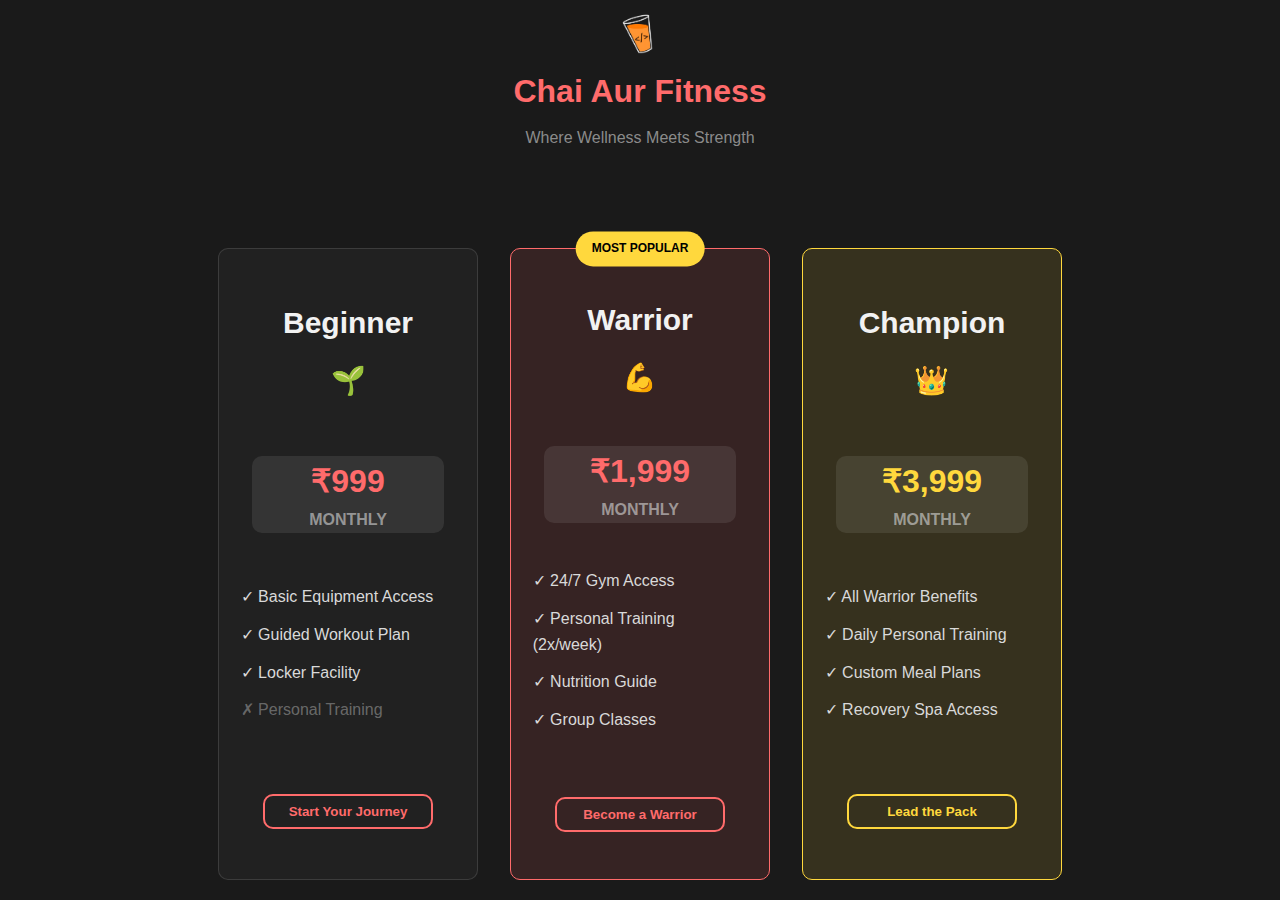
<file: gym-pricing-list/index.html>
<!DOCTYPE html>
<html lang="en">

<head>
  <meta charset="UTF-8" />
  <meta name="viewport" content="width=device-width, initial-scale=1.0" />
  <title>Chai Aur Fitness - Membership</title>
  <link rel="stylesheet" href="challenge.css" />
</head>

<body>
  <div class="container">
    <div class="header">
      <img src="./assets/chaicodelogo.png" alt="Chai Aur Fitness Pricing Logo" height="50" width="50" />
      <h1>Chai Aur Fitness</h1>
      <p class="subtitle">Where Wellness Meets Strength</p>
    </div>
    <div class="pricing-container">
      <div class="pricing-card beginner">
        <div class="card-header">
          <h2>Beginner</h2>
          <div class="icon">🌱</div>
        </div>
        <div class="price-block">
          <div class="price">₹999</div>
          <div class="period">monthly</div>
        </div>
        <ul class="features">
          <li>✓ Basic Equipment Access</li>
          <li>✓ Guided Workout Plan</li>
          <li>✓ Locker Facility</li>
          <li class="disabled">✗ Personal Training</li>
        </ul>
        <button class="join-btn">Start Your Journey</button>
      </div>

      <div class="pricing-card warrior popular">
        <div class="popular-tag">MOST POPULAR</div>
        <div class="card-header">
          <h2>Warrior</h2>
          <div class="icon">💪</div>
        </div>
        <div class="price-block">
          <div class="price">₹1,999</div>
          <div class="period">monthly</div>
        </div>
        <ul class="features">
          <li>✓ 24/7 Gym Access</li>
          <li>✓ Personal Training (2x/week)</li>
          <li>✓ Nutrition Guide</li>
          <li>✓ Group Classes</li>
        </ul>
        <button class="join-btn">Become a Warrior</button>
      </div>

      <div class="pricing-card champion">
        <div class="card-header">
          <h2>Champion</h2>
          <div class="icon">👑</div>
        </div>
        <div class="price-block">
          <div class="price">₹3,999</div>
          <div class="period">monthly</div>
        </div>
        <ul class="features">
          <li>✓ All Warrior Benefits</li>
          <li>✓ Daily Personal Training</li>
          <li>✓ Custom Meal Plans</li>
          <li>✓ Recovery Spa Access</li>
        </ul>
        <button class="join-btn">Lead the Pack</button>
      </div>
    </div>
  </div>
</body>

</html>
</file>
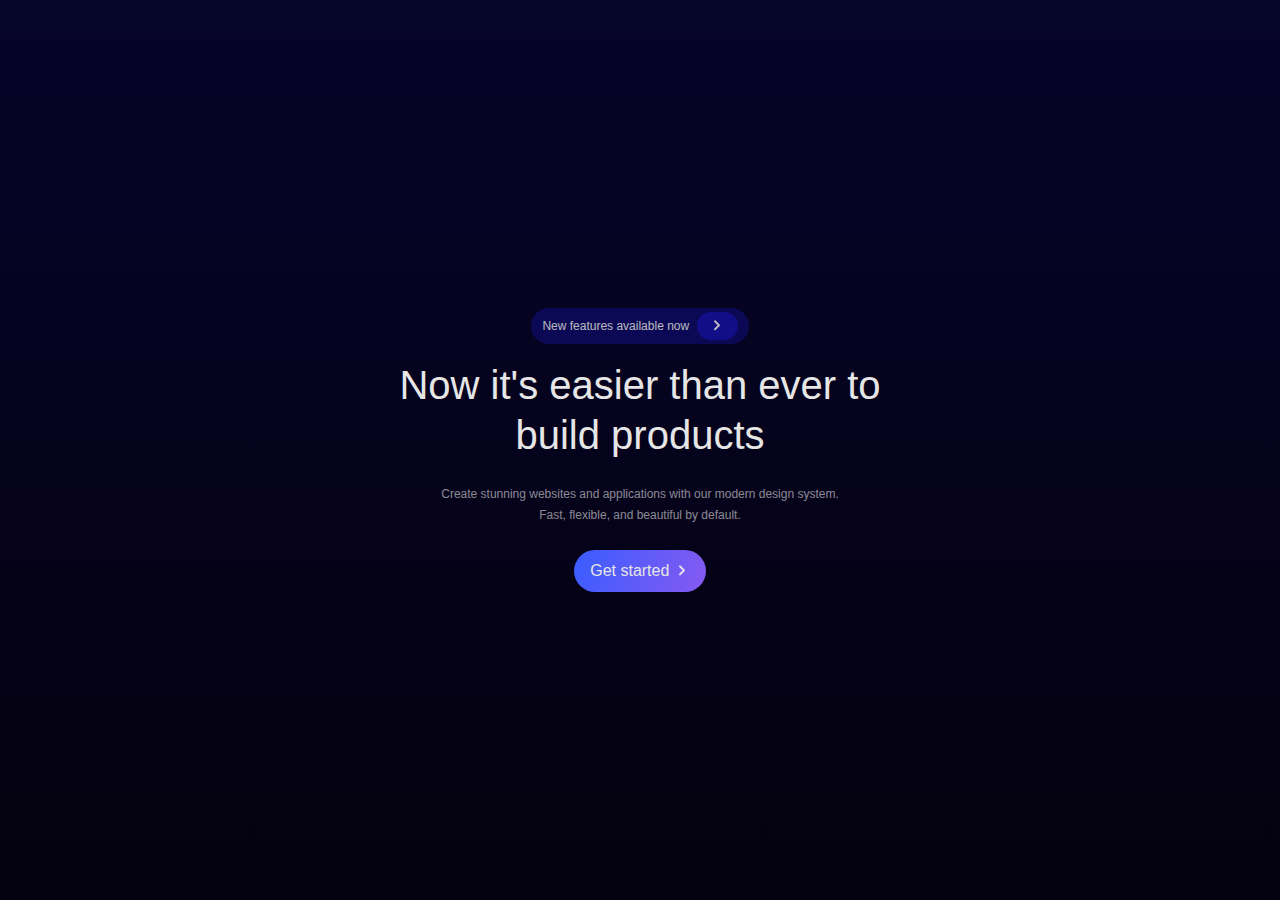
<file: hero-section-1/index.html>
<!DOCTYPE html>
<html lang="en">

<head>
	<meta charset="UTF-8" />
	<meta name="viewport" content="width=device-width, initial-scale=1.0" />
	<title>Minimal Hero Section</title>
	<link rel="stylesheet" href="styles.css" />
</head>

<body>
	<section class="hero">
		<div class="announcement">
			<a href="#" class="announcement-link">
				<span class="announcement-text">New features available now</span>
				<span class="announcement-button">
					<svg width="16" height="16" fill="none" stroke="currentColor" stroke-width="2"
						stroke-linecap="round" stroke-linejoin="round">
						<path d="m6 12 4-4-4-4" />
					</svg>
				</span>
			</a>
		</div>

		<div class="hero-content">
			<h1 class="hero-title">Now it's easier than ever to build products</h1>
			<p class="hero-description">
				Create stunning websites and applications with our modern design
				system. Fast, flexible, and beautiful by default.
			</p>
			<a href="#" class="cta-button">
				Get started
				<svg width="16" height="16" fill="none" stroke="currentColor" stroke-width="2" stroke-linecap="round"
					stroke-linejoin="round">
					<path d="m6 12 4-4-4-4" />
				</svg>
			</a>
		</div>
	</section>
</body>

</html>
</file>
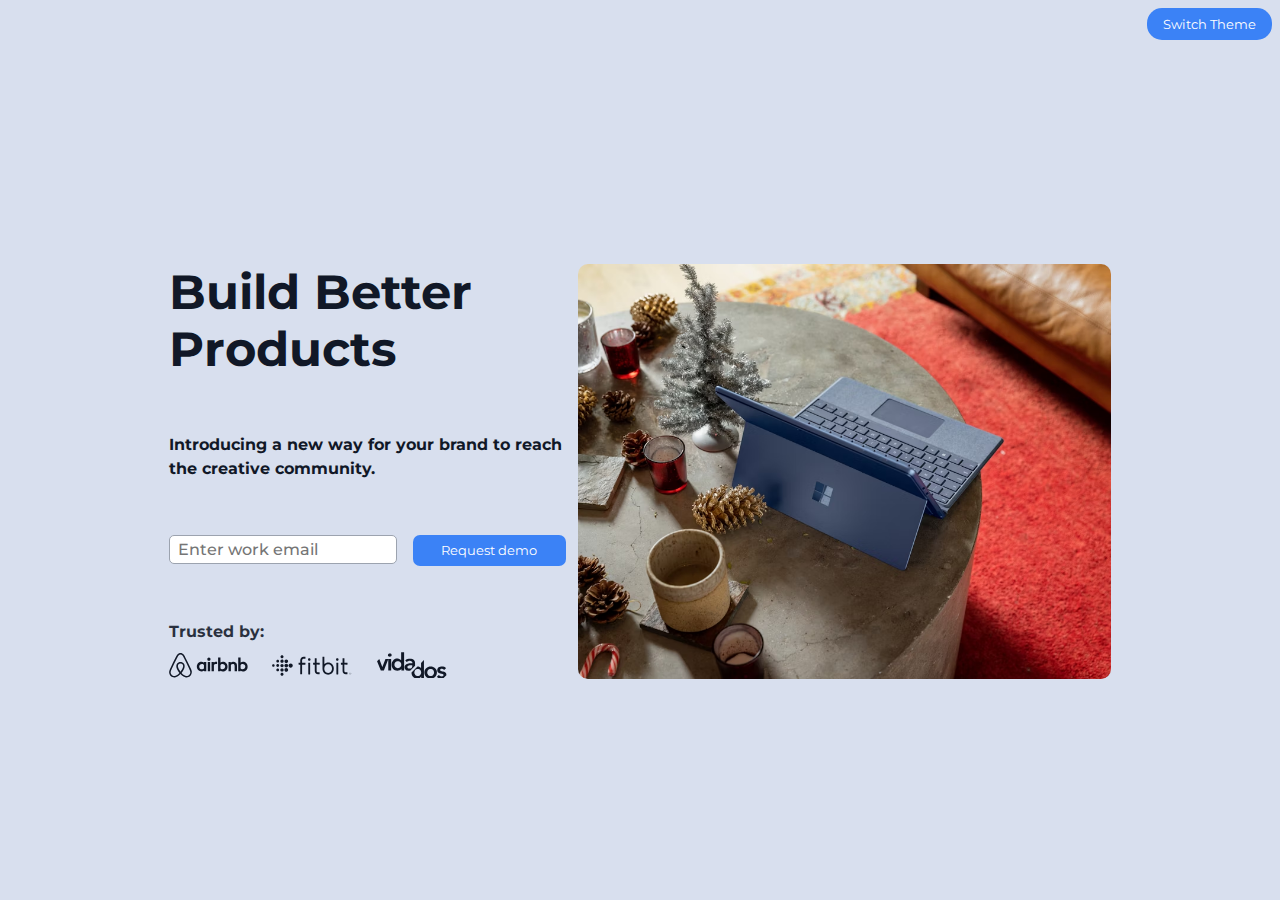
<file: hero-section-2/index.html>
<!DOCTYPE html>
<html lang="en" data-theme="light">

<head>
	<meta charset="UTF-8" />
	<meta name="viewport" content="width=device-width, initial-scale=1.0" />
	<title>Classic Hero</title>
	<link rel="preconnect" href="https://fonts.googleapis.com">
	<link rel="preconnect" href="https://fonts.gstatic.com" crossorigin>
	<link href="https://fonts.googleapis.com/css2?family=Montserrat:ital,wght@0,100..900;1,100..900&display=swap"
		rel="stylesheet">
	<link rel="stylesheet" href="./styles.css" />
</head>

<body>
	<button class="dark-mode-toggle" id="darkModeToggle">Switch Theme</button>

	<div class="hero">
		<div class="hero-grid">
			<!-- Left -->
			<div class="content-col">
				<h1>Build Better Products</h1>
				<p>
					Introducing a new way for your brand to reach the creative
					community.
				</p>

				<div class="cta-group">
					<div class="input-wrapper">
						<label for="hero-input" class="sr-only">Search</label>
						<input type="text" id="hero-input" name="hero-input" placeholder="Enter work email" />
					</div>
					<button href="#" class="demo-button">Request demo</button>
				</div>

				<!-- Brands -->
				<div class="brands-section">
					<span class="trusted-by">Trusted by:</span>
					<div class="brand-logos">
						<svg class="brand-logo" width="106" height="36" viewBox="0 0 106 36" fill="none"
							xmlns="http://www.w3.org/2000/svg">
							<g clip-path="url(#clip0)">
								<path
									d="M55.4732 9.52669C55.4732 10.6846 54.5258 11.6846 53.3153 11.6846C52.1048 11.6846 51.1574 10.7372 51.1574 9.52669C51.1574 8.31616 52.0521 7.36879 53.3153 7.36879C54.5785 7.47406 55.4732 8.42142 55.4732 9.52669ZM46.6837 13.8425C46.6837 14.053 46.6837 14.3688 46.6837 14.3688C46.6837 14.3688 45.6837 13.053 43.5258 13.053C39.9469 13.053 37.1574 15.7898 37.1574 19.5267C37.1574 23.2635 39.8942 26.0004 43.5258 26.0004C45.7363 26.0004 46.6837 24.6319 46.6837 24.6319V25.2109C46.6837 25.4741 46.8942 25.6846 47.1574 25.6846H49.789V13.3688C49.789 13.3688 47.3679 13.3688 47.1574 13.3688C46.8942 13.3688 46.6837 13.632 46.6837 13.8425ZM46.6837 21.7372C46.21 22.4741 45.21 23.1056 44.0521 23.1056C41.9469 23.1056 40.3679 21.7898 40.3679 19.5793C40.3679 17.3688 41.9995 16.053 44.0521 16.053C45.21 16.053 46.2627 16.6846 46.6837 17.4214V21.7372ZM51.789 13.3688H54.9469V25.6846H51.789V13.3688ZM98.789 13.053C96.6311 13.053 95.6311 14.3688 95.6311 14.3688V7.47406H92.4732V25.7372C92.4732 25.7372 94.8942 25.7372 95.1048 25.7372C95.3679 25.7372 95.5785 25.5267 95.5785 25.2635V24.6846C95.5785 24.6846 96.5785 26.053 98.7364 26.053C102.315 26.053 105.105 23.3162 105.105 19.5793C105.157 15.7898 102.368 13.053 98.789 13.053ZM98.2627 23.053C97.0521 23.053 96.1048 22.4214 95.6311 21.6846V17.2635C96.1048 16.632 97.1574 15.8951 98.2627 15.8951C100.368 15.8951 101.947 17.2109 101.947 19.4214C101.947 21.632 100.368 23.053 98.2627 23.053ZM90.8416 18.4214V25.7898H87.6837V18.7898C87.6837 16.7372 87.0521 15.9477 85.2627 15.9477C84.3153 15.9477 83.3153 16.4214 82.6837 17.1583V25.7372H79.5258V13.3688H81.9995C82.2627 13.3688 82.4732 13.5793 82.4732 13.8425V14.3688C83.3679 13.4214 84.6311 13.053 85.8416 13.053C87.21 13.053 88.3679 13.4214 89.2627 14.2109C90.4206 15.1583 90.8416 16.3162 90.8416 18.4214ZM71.8942 13.053C69.7364 13.053 68.7364 14.3688 68.7364 14.3688V7.47406H65.5785V25.7372C65.5785 25.7372 67.9995 25.7372 68.21 25.7372C68.4732 25.7372 68.6837 25.5267 68.6837 25.2635V24.6846C68.6837 24.6846 69.6837 26.053 71.8416 26.053C75.4206 26.053 78.21 23.3162 78.21 19.5793C78.2627 15.7898 75.4732 13.053 71.8942 13.053ZM71.3679 23.053C70.1574 23.053 69.21 22.4214 68.7364 21.6846V17.2635C69.21 16.632 70.2627 15.8951 71.3679 15.8951C73.4732 15.8951 75.0521 17.2109 75.0521 19.4214C75.0521 21.632 73.4732 23.053 71.3679 23.053ZM62.8416 13.053C63.789 13.053 64.2627 13.2109 64.2627 13.2109V16.1056C64.2627 16.1056 61.6311 15.2109 59.9995 17.1056V25.7372H56.8416V13.3688C56.8416 13.3688 59.2627 13.3688 59.4732 13.3688C59.7364 13.3688 59.9469 13.5793 59.9469 13.8425V14.3688C60.5785 13.6846 61.8942 13.053 62.8416 13.053ZM30.1574 24.6319C29.9995 24.2635 29.8416 23.7898 29.6837 23.4741C29.4206 22.8951 29.1574 22.3162 28.9469 21.7898L28.8942 21.7372C26.6311 16.8425 24.21 11.8425 21.6311 6.89511L21.5258 6.68458C21.2627 6.2109 20.9995 5.68458 20.7363 5.15827C20.4206 4.57932 20.1048 3.94774 19.5785 3.36879C18.5258 2.053 16.9995 1.31616 15.4206 1.31616C13.789 1.31616 12.3153 2.053 11.21 3.26353C10.6837 3.89511 10.3153 4.47406 9.99951 5.10564C9.73635 5.63195 9.47319 6.15827 9.21003 6.63195L9.10477 6.84248C6.57845 11.7372 4.10477 16.7372 1.84161 21.6846L1.78898 21.7372C1.57845 22.2635 1.3153 22.8425 1.05214 23.4214C0.894243 23.7898 0.736348 24.1583 0.578453 24.5793C0.1574 25.7898 -0.000494249 26.9477 0.210032 28.1056C0.578453 30.5793 2.21003 32.632 4.47319 33.5267C5.3153 33.8951 6.21003 34.053 7.10477 34.053C7.36793 34.053 7.68372 34.0004 7.94687 34.0004C9.05214 33.8951 10.1574 33.5267 11.21 32.8951C12.5785 32.1583 13.8416 31.053 15.2627 29.4741C16.6837 31.053 17.9995 32.1056 19.3153 32.8951C20.4206 33.5267 21.5258 33.8951 22.5785 34.0004C22.8416 34.053 23.1574 34.053 23.4206 34.053C24.3153 34.053 25.2627 33.8951 26.0521 33.5267C28.3679 32.632 29.9469 30.5267 30.3153 28.1056C30.6837 26.9477 30.5785 25.8425 30.1574 24.6319ZM15.3679 26.3162C13.5785 24.1056 12.4732 22.0004 12.0521 20.2109C11.8942 19.4741 11.8416 18.7898 11.9469 18.2109C11.9995 17.6846 12.21 17.2109 12.4732 16.8425C13.1048 15.9477 14.1574 15.4214 15.3679 15.4214C16.5785 15.4214 17.6837 15.9477 18.2627 16.8425C18.5258 17.2109 18.7363 17.6846 18.789 18.2109C18.8942 18.7898 18.8416 19.4741 18.6837 20.2109C18.2627 21.9477 17.1048 24.053 15.3679 26.3162ZM28.4206 27.8425C28.21 29.5267 27.0521 31.0004 25.4206 31.6846C24.6311 32.0004 23.789 32.1056 22.9469 32.0004C22.1048 31.8951 21.3153 31.632 20.4732 31.1583C19.3153 30.5267 18.1048 29.4741 16.7363 28.0004C18.8942 25.3688 20.21 22.8951 20.6837 20.7372C20.8942 19.7372 20.9469 18.7898 20.8416 17.9477C20.7363 17.1056 20.4206 16.3688 19.9469 15.7372C18.9469 14.2635 17.21 13.4214 15.3153 13.4214C13.4206 13.4214 11.6837 14.3162 10.6837 15.7372C10.21 16.3688 9.94687 17.1583 9.78898 17.9477C9.68372 18.7898 9.68372 19.7372 9.94687 20.7372C10.4206 22.8951 11.789 25.3688 13.8942 28.0004C12.5258 29.5267 11.3153 30.5267 10.1574 31.1583C9.3153 31.632 8.47319 31.8951 7.68372 32.0004C6.78898 32.1056 5.94687 31.9477 5.21003 31.6846C3.57845 31.053 2.47319 29.5267 2.21003 27.8425C2.10477 27.0004 2.1574 26.2109 2.52582 25.2635C2.63108 24.9477 2.78898 24.632 2.94687 24.2109C3.1574 23.6846 3.42056 23.1056 3.68372 22.5793L3.73635 22.5267C5.99951 17.632 8.42056 12.632 10.9469 7.78985L11.0521 7.57932C11.3153 7.10564 11.5785 6.57932 11.8416 6.053C12.1048 5.52669 12.4206 5.053 12.7363 4.63195C13.4206 3.84248 14.3679 3.42143 15.3679 3.42143C16.3679 3.42143 17.3153 3.84248 17.9995 4.63195C18.3679 5.053 18.6311 5.52669 18.8942 6.053C19.1574 6.52669 19.4206 7.053 19.6837 7.57932L19.789 7.78985C22.2627 12.6846 24.6837 17.6846 26.9469 22.5267V22.5793C27.21 23.1056 27.4206 23.6846 27.6837 24.2109C27.8416 24.5793 27.9995 24.9477 28.1048 25.2635C28.4732 26.1583 28.5785 27.0004 28.4206 27.8425Z"
									fill="currentColor" class="fill-gray-800 dark:fill-neutral-200" />
							</g>
							<defs>
								<clipPath id="clip0">
									<rect width="105.474" height="35" fill="currentColor"
										class="fill-gray-800 dark:fill-neutral-200" transform="translate(0 0.26355)" />
								</clipPath>
							</defs>
						</svg>

						<svg class="brand-logo" width="140" height="47" viewBox="0 0 140 47" fill="none"
							xmlns="http://www.w3.org/2000/svg">
							<path
								d="M20.3991 8.15082C20.3991 9.61789 19.1416 10.8754 17.6745 10.8754C16.2075 10.8754 14.95 9.61789 14.95 8.15082C14.95 6.68375 16.2075 5.42627 17.6745 5.42627C19.1416 5.42627 20.3991 6.68375 20.3991 8.15082ZM17.6745 13.1109C16.0678 13.1109 14.8103 14.3684 14.8103 15.9752C14.8103 17.582 16.0678 18.8394 17.6745 18.8394C19.2813 18.8394 20.5388 17.582 20.5388 15.9752C20.5388 14.2985 19.2813 13.1109 17.6745 13.1109ZM17.6745 20.7257C16.0678 20.7257 14.7404 22.053 14.7404 23.6598C14.7404 25.2666 16.0678 26.5939 17.6745 26.5939C19.2813 26.5939 20.6087 25.2666 20.6087 23.6598C20.6785 22.053 19.2813 20.7257 17.6745 20.7257ZM17.6745 28.4802C16.0678 28.4802 14.8103 29.7376 14.8103 31.3444C14.8103 32.9512 16.0678 34.2087 17.6745 34.2087C19.2813 34.2087 20.5388 32.9512 20.5388 31.3444C20.5388 29.8075 19.2813 28.4802 17.6745 28.4802ZM17.6745 36.3744C16.2075 36.3744 14.95 37.6319 14.95 39.0989C14.95 40.566 16.2075 41.8235 17.6745 41.8235C19.1416 41.8235 20.3991 40.566 20.3991 39.0989C20.3991 37.6319 19.2115 36.3744 17.6745 36.3744ZM25.2195 12.7616C23.4729 12.7616 22.0059 14.2287 22.0059 15.9752C22.0059 17.7217 23.4729 19.1887 25.2195 19.1887C26.966 19.1887 28.433 17.7217 28.433 15.9752C28.433 14.2287 26.966 12.7616 25.2195 12.7616ZM25.2195 20.3764C23.4031 20.3764 21.8662 21.8434 21.8662 23.7297C21.8662 25.546 23.3332 27.083 25.2195 27.083C27.0358 27.083 28.5728 25.6159 28.5728 23.7297C28.5728 21.8434 27.0358 20.3764 25.2195 20.3764ZM25.2195 28.1309C23.4729 28.1309 22.0059 29.5979 22.0059 31.3444C22.0059 33.0909 23.4729 34.558 25.2195 34.558C26.966 34.558 28.433 33.0909 28.433 31.3444C28.433 29.5979 26.966 28.1309 25.2195 28.1309ZM32.9739 19.9572C31.0179 19.9572 29.2714 21.564 29.2714 23.6598C29.2714 25.6159 30.8781 27.3624 32.9739 27.3624C35.0698 27.3624 36.6765 25.7556 36.6765 23.6598C36.5368 21.564 34.93 19.9572 32.9739 19.9572ZM10.0598 13.4602C8.73243 13.4602 7.61466 14.578 7.61466 15.9053C7.61466 17.2327 8.73243 18.3504 10.0598 18.3504C11.3871 18.3504 12.5049 17.2327 12.5049 15.9053C12.5049 14.578 11.457 13.4602 10.0598 13.4602ZM10.0598 21.075C8.59271 21.075 7.47494 22.1927 7.47494 23.6598C7.47494 25.1269 8.59271 26.2446 10.0598 26.2446C11.5268 26.2446 12.6446 25.1269 12.6446 23.6598C12.6446 22.1927 11.5268 21.075 10.0598 21.075ZM10.0598 28.8295C8.73243 28.8295 7.61466 29.9472 7.61466 31.2746C7.61466 32.6019 8.73243 33.7197 10.0598 33.7197C11.3871 33.7197 12.5049 32.6019 12.5049 31.2746C12.5049 29.9472 11.457 28.8295 10.0598 28.8295ZM2.445 21.4941C1.18752 21.4941 0.209473 22.4722 0.209473 23.7297C0.209473 24.9871 1.18752 25.9652 2.445 25.9652C3.70249 25.9652 4.68053 24.9871 4.68053 23.7297C4.68053 22.4722 3.70249 21.4941 2.445 21.4941Z"
								fill="currentColor" class="fill-gray-800 dark:fill-neutral-200" />
							<path
								d="M64.4812 18.9092C64.2018 18.9092 63.9922 19.1886 63.9922 19.3982V38.7495C63.9922 39.0289 64.2716 39.2385 64.4812 39.2385H66.7866C67.066 39.2385 67.2756 38.9591 67.2756 38.7495V19.3982C67.2756 19.1188 66.9962 18.9092 66.7866 18.9092H64.4812Z"
								fill="currentColor" class="fill-gray-800 dark:fill-neutral-200" />
							<path
								d="M65.7389 10.7358C64.4815 10.7358 63.5034 11.7139 63.5034 12.9714C63.5034 14.2289 64.4815 15.2069 65.7389 15.2069C66.9964 15.2069 67.9745 14.2289 67.9745 12.9714C67.9745 11.7139 66.9266 10.7358 65.7389 10.7358Z"
								fill="currentColor" class="fill-gray-800 dark:fill-neutral-200" />
							<path
								d="M114.082 18.9092C113.803 18.9092 113.593 19.1886 113.593 19.3982V38.7495C113.593 39.0289 113.873 39.2385 114.082 39.2385H116.388C116.667 39.2385 116.877 38.9591 116.877 38.7495V19.3982C116.877 19.1188 116.597 18.9092 116.388 18.9092H114.082Z"
								fill="currentColor" class="fill-gray-800 dark:fill-neutral-200" />
							<path
								d="M115.2 10.7358C113.942 10.7358 112.964 11.7139 112.964 12.9714C112.964 14.2289 113.942 15.2069 115.2 15.2069C116.457 15.2069 117.435 14.2289 117.435 12.9714C117.435 11.7139 116.457 10.7358 115.2 10.7358Z"
								fill="currentColor" class="fill-gray-800 dark:fill-neutral-200" />
							<path
								d="M138.603 37.3525C138.743 37.2127 138.743 37.073 138.743 37.0031C138.743 36.8634 138.743 36.8634 138.743 36.8634C138.743 36.8634 138.743 36.7237 138.603 36.7237C138.603 36.7237 138.463 36.584 138.324 36.584C138.184 36.584 138.184 36.584 138.044 36.584H137.416V38.3305H137.695V37.7018H138.044L138.533 38.3305H138.813L138.184 37.562C138.463 37.6319 138.603 37.4922 138.603 37.3525ZM137.765 37.4922V36.8634H138.254C138.394 36.8634 138.533 36.8634 138.603 37.0031C138.743 37.0031 138.743 37.1429 138.743 37.2826C138.743 37.4223 138.743 37.562 138.603 37.562C138.463 37.562 138.324 37.7018 138.254 37.7018H137.765V37.4922Z"
								fill="currentColor" class="fill-gray-800 dark:fill-neutral-200" />
							<path
								d="M138.114 35.8853C137.276 35.8853 136.507 36.6537 136.507 37.492C136.507 38.3304 137.276 39.0988 138.114 39.0988C138.952 39.0988 139.721 38.3304 139.721 37.492C139.721 36.5839 139.022 35.8853 138.114 35.8853ZM138.114 38.9591C137.276 38.9591 136.647 38.3304 136.647 37.492C136.647 36.6537 137.276 36.025 138.114 36.025C138.952 36.025 139.581 36.6537 139.581 37.492C139.581 38.3304 138.883 38.9591 138.114 38.9591Z"
								fill="currentColor" class="fill-gray-800 dark:fill-neutral-200" />
							<path
								d="M83.6928 22.0531C83.9722 22.0531 84.1818 21.7737 84.1818 21.5641V19.2587C84.1818 18.9793 83.9024 18.7697 83.6928 18.7697H78.7327V11.3645C78.7327 11.0851 78.4533 10.8755 78.2437 10.8755H75.9383C75.6588 10.8755 75.4493 11.1549 75.4493 11.3645V18.7697H73.0042C72.7247 18.7697 72.5151 19.0491 72.5151 19.2587V21.5641C72.5151 21.8436 72.7946 22.0531 73.0042 22.0531H75.4493V33.2308C75.4493 36.6539 77.7547 38.8895 81.108 38.8895H83.5531C83.8325 38.8895 84.0421 38.61 84.0421 38.4004V36.0951C84.0421 35.8156 83.7626 35.606 83.5531 35.606H81.4573C79.8505 35.606 78.7327 34.4883 78.7327 32.7418V21.9833L83.6928 22.0531Z"
								fill="currentColor" class="fill-gray-800 dark:fill-neutral-200" />
							<path
								d="M132.735 22.0531C133.014 22.0531 133.224 21.7737 133.224 21.5641V19.2587C133.224 18.9793 132.944 18.7697 132.735 18.7697H127.775V11.3645C127.775 11.0851 127.495 10.8755 127.286 10.8755H124.98C124.701 10.8755 124.491 11.1549 124.491 11.3645V18.7697H122.046C121.767 18.7697 121.557 19.0491 121.557 19.2587V21.5641C121.557 21.8436 121.837 22.0531 122.046 22.0531H124.491V33.2308C124.491 36.6539 126.797 38.8895 130.15 38.8895H132.595C132.874 38.8895 133.084 38.61 133.084 38.4004V36.0951C133.084 35.8156 132.805 35.606 132.595 35.606H130.36C128.753 35.606 127.635 34.4883 127.635 32.7418V21.9833L132.735 22.0531Z"
								fill="currentColor" class="fill-gray-800 dark:fill-neutral-200" />
							<path
								d="M49.8106 22.053V38.5401C49.8106 38.8195 50.09 39.0291 50.2996 39.0291H52.605C52.8844 39.0291 53.094 38.7497 53.094 38.5401V22.053H58.5431C58.8226 22.053 59.0321 21.7736 59.0321 21.564V19.2586C59.0321 18.9792 58.7527 18.7696 58.5431 18.7696H53.094V14.4383C53.094 12.6918 54.3515 11.5041 55.8186 11.5041H58.5431C58.8226 11.5041 59.0321 11.2247 59.0321 11.0151V8.70973C59.0321 8.43028 58.7527 8.2207 58.5431 8.2207H55.9583C52.5351 8.2207 49.8106 11.085 49.8106 14.3684V18.7696H47.3655C47.086 18.7696 46.8765 19.049 46.8765 19.2586V21.564C46.8765 21.8435 47.1559 22.053 47.3655 22.053H49.8106Z"
								fill="currentColor" class="fill-gray-800 dark:fill-neutral-200" />
							<path
								d="M106.258 21.2148C104.442 19.2587 101.857 18.1409 99.1321 18.1409C96.5473 18.1409 93.9625 19.2587 92.3557 20.8655V8.57008C92.3557 8.29064 92.0763 8.08105 91.8667 8.08105H89.5613C89.2818 8.08105 89.0723 8.3605 89.0723 8.57008V28.8994C89.0723 36.4443 94.1022 39.7278 99.0623 39.7278C103.952 39.7278 109.052 36.3745 109.052 28.8994C109.052 25.8954 108.074 23.1709 106.258 21.2148ZM99.0623 36.584C94.1022 36.584 92.2858 32.6719 92.2858 28.9693C92.2858 24.4284 95.0104 21.4244 99.0623 21.4244C103.114 21.4244 105.839 24.4982 105.839 28.9693C105.769 32.6719 104.022 36.584 99.0623 36.584Z"
								fill="currentColor" class="fill-gray-800 dark:fill-neutral-200" />
						</svg>

						<svg class="brand-logo" width="200" height="67" viewBox="10 0 200 67" fill="none"
							xmlns="http://www.w3.org/2000/svg">
							<path
								d="M44.6108 11.7537C45.9082 11.7537 47.1058 11.3545 48.0041 10.5561C48.9023 9.75767 49.4013 8.65988 49.4013 7.46227C49.4013 6.16487 48.9023 5.16686 48.0041 4.26866C47.1058 3.47026 46.008 3.07104 44.6108 3.07104C43.3134 3.07104 42.2156 3.47026 41.3174 4.36846C40.4192 5.26666 40.02 6.26467 40.02 7.46227C40.02 8.65988 40.4192 9.65787 41.3174 10.5561C42.2156 11.3545 43.3134 11.7537 44.6108 11.7537Z"
								fill="currentColor" class="fill-gray-800 dark:fill-neutral-200" />
							<path
								d="M73.3534 0.176758V20.6358H73.1538C72.8544 20.1368 72.3554 19.6378 71.8564 19.1388C71.2576 18.6398 70.559 18.1408 69.7606 17.7416C68.9622 17.3424 68.064 16.9432 66.9662 16.6438C65.8684 16.3444 64.6708 16.2446 63.3734 16.2446C61.2776 16.2446 59.3814 16.6438 57.6847 17.4422C55.9881 18.2406 54.4911 19.3384 53.1937 20.7356C51.9961 22.1328 50.9981 23.7297 50.2995 25.6259C49.6009 27.5221 49.3015 29.5181 49.3015 31.6139C49.3015 33.7097 49.6009 35.8055 50.2995 37.6019C50.8983 39.4981 51.8963 41.0949 53.1937 42.4921C54.4911 43.8893 55.9881 44.9871 57.6847 45.7855C59.4812 46.5839 61.4772 46.9831 63.7726 46.9831C65.8684 46.9831 67.7646 46.5839 69.561 45.7855C71.3574 44.9871 72.7546 43.6897 73.8524 41.8933H73.9522V46.0849H80.8384V0.176758H73.3534ZM73.054 34.8075C72.6548 35.9053 72.056 36.8035 71.3574 37.6019C70.559 38.4003 69.6608 39.0989 68.6628 39.4981C67.565 39.9971 66.3674 40.1967 65.07 40.1967C63.7726 40.1967 62.575 39.9971 61.4772 39.4981C60.3794 38.9991 59.4812 38.4003 58.7826 37.6019C57.9841 36.8035 57.4851 35.9053 57.0859 34.8075C56.6867 33.7097 56.4871 32.7117 56.4871 31.5141C56.4871 30.4163 56.6867 29.3185 57.0859 28.2207C57.4851 27.1229 58.0839 26.2247 58.7826 25.4263C59.581 24.6279 60.4792 23.9293 61.4772 23.5301C62.575 23.031 63.7726 22.8314 65.07 22.8314C66.3674 22.8314 67.565 23.031 68.6628 23.5301C69.7606 24.0291 70.6588 24.6279 71.3574 25.4263C72.1558 26.2247 72.6548 27.1229 73.054 28.2207C73.4532 29.3185 73.6528 30.4163 73.6528 31.5141C73.6528 32.6119 73.4532 33.7097 73.054 34.8075Z"
								fill="currentColor" class="fill-gray-800 dark:fill-neutral-200" />
							<path
								d="M130.739 19.9373L123.553 27.1229V40.3963H123.353C122.954 39.8973 122.555 39.3983 121.956 38.8993C121.357 38.4003 120.659 37.9013 119.86 37.5021C119.062 37.1029 118.164 36.7037 117.066 36.4043C116.367 36.2047 115.469 36.1049 114.571 36.0051L99.501 51.2746C99.501 53.3704 99.8004 55.3664 100.499 57.2626C101.098 59.1588 102.096 60.7556 103.393 62.1528C104.691 63.55 106.188 64.6478 107.884 65.3464C109.681 66.1448 111.677 66.544 113.872 66.544C115.968 66.544 117.864 66.1448 119.661 65.3464C121.457 64.548 122.854 63.2506 123.852 61.4542H123.952V65.8454H130.838V19.9373H130.739ZM123.253 54.4682C122.854 55.566 122.255 56.4642 121.557 57.2626C120.858 58.061 119.86 58.7596 118.862 59.1588C117.764 59.6578 116.667 59.8574 115.269 59.8574C113.972 59.8574 112.774 59.6578 111.677 59.1588C110.579 58.6598 109.681 58.061 108.982 57.2626C108.283 56.4642 107.685 55.566 107.285 54.4682C106.886 53.3704 106.687 52.3724 106.687 51.1748C106.687 50.077 106.886 48.9792 107.285 47.8814C107.685 46.7836 108.283 45.8854 108.982 45.087C109.681 44.2886 110.579 43.5899 111.677 43.1907C112.774 42.6917 113.872 42.4921 115.269 42.4921C116.567 42.4921 117.764 42.6917 118.862 43.1907C119.96 43.6897 120.858 44.2886 121.557 45.087C122.255 45.8854 122.854 46.7836 123.253 47.8814C123.653 48.9792 123.852 50.077 123.852 51.1748C123.852 52.3724 123.653 53.4702 123.253 54.4682Z"
								fill="currentColor" class="fill-gray-800 dark:fill-neutral-200" />
							<path
								d="M162.275 44.9872C161.477 43.091 160.279 41.4941 158.882 40.1967C157.485 38.8993 155.788 37.8015 153.892 37.1029C151.996 36.4043 149.9 36.0051 147.704 36.0051C145.509 36.0051 143.513 36.4043 141.517 37.1029C139.621 37.8015 137.924 38.8993 136.527 40.1967C135.13 41.4941 134.032 43.091 133.134 44.9872C132.335 46.8834 131.936 48.9792 131.936 51.2746C131.936 53.57 132.335 55.6658 133.134 57.562C133.932 59.4582 135.13 61.055 136.527 62.3524C137.924 63.6498 139.621 64.7476 141.517 65.4462C143.413 66.1448 145.509 66.544 147.704 66.544C149.9 66.544 151.896 66.1448 153.892 65.4462C155.788 64.7476 157.485 63.6498 158.882 62.3524C160.279 61.055 161.377 59.4582 162.275 57.562C163.074 55.6658 163.473 53.57 163.473 51.2746C163.573 48.9792 163.174 46.8834 162.275 44.9872ZM155.689 54.4682C155.289 55.566 154.691 56.4642 153.992 57.2626C153.293 58.061 152.395 58.7596 151.297 59.1588C150.2 59.6578 149.102 59.8574 147.704 59.8574C146.407 59.8574 145.209 59.6578 144.112 59.1588C143.014 58.6598 142.116 58.061 141.417 57.2626C140.718 56.4642 140.12 55.566 139.72 54.4682C139.321 53.3704 139.122 52.3724 139.122 51.1748C139.122 50.077 139.321 48.9792 139.72 47.8814C140.12 46.7836 140.619 45.8854 141.417 45.087C142.116 44.2886 143.014 43.59 144.112 43.1908C145.209 42.6918 146.307 42.4922 147.704 42.4922C149.002 42.4922 150.2 42.6918 151.297 43.1908C152.395 43.6898 153.293 44.2886 153.992 45.087C154.691 45.8854 155.289 46.7836 155.689 47.8814C156.088 48.9792 156.287 50.077 156.287 51.1748C156.287 52.3724 156.088 53.4702 155.689 54.4682Z"
								fill="currentColor" class="fill-gray-800 dark:fill-neutral-200" />
							<path
								d="M186.128 52.6718C185.329 51.574 184.431 50.6758 183.234 50.077C182.036 49.4782 180.838 48.9792 179.441 48.6798C178.144 48.3804 176.946 48.081 175.649 47.7816C174.451 47.4822 173.553 47.1828 172.755 46.7836C171.956 46.3844 171.557 45.6858 171.557 44.8874C171.557 43.7896 172.056 42.9912 172.954 42.4922C173.852 41.9932 174.85 41.7936 175.848 41.7936C178.244 41.7936 180.14 42.7916 181.537 44.7876L186.427 40.3963C185.23 38.7995 183.733 37.6019 181.836 37.0031C179.94 36.3045 178.044 36.0051 176.048 36.0051C174.551 36.0051 173.154 36.2047 171.757 36.5041C170.359 36.9033 169.062 37.4023 167.964 38.2007C166.866 38.9991 165.968 39.9971 165.369 41.0949C164.671 42.2926 164.371 43.6898 164.371 45.2866C164.371 47.1828 164.771 48.58 165.569 49.6778C166.367 50.7756 167.266 51.574 168.463 52.1728C169.661 52.7716 170.858 53.1708 172.256 53.4702C173.653 53.7696 174.85 53.9692 176.048 54.3684C177.246 54.6678 178.144 55.067 178.942 55.566C179.741 56.065 180.14 56.7636 180.14 57.7616C180.14 58.3604 179.94 58.8594 179.641 59.2586C179.341 59.6578 178.942 60.057 178.443 60.3564C177.944 60.6558 177.445 60.8554 176.846 60.9552C176.248 61.055 175.749 61.1548 175.25 61.1548C173.753 61.1548 172.455 60.8554 171.357 60.1568C170.26 59.4582 169.262 58.6598 168.363 57.562L163.473 62.1528C164.97 63.8494 166.667 65.047 168.563 65.6458C170.459 66.2446 172.555 66.6438 174.85 66.6438C176.248 66.6438 177.645 66.544 179.142 66.2446L187.425 57.9612C187.425 57.7616 187.425 57.562 187.425 57.3624C187.325 55.2666 186.926 53.7696 186.128 52.6718Z"
								fill="currentColor" class="fill-gray-800 dark:fill-neutral-200" />
							<path
								d="M33.8322 17.3425L26.0478 37.5022H25.948L18.2634 17.3425L12.6746 22.9313L22.1556 46.085H29.8402L40.9181 18.1409V46.085H48.2035V17.3425H33.8322Z"
								fill="currentColor" class="fill-gray-800 dark:fill-neutral-200" />
							<path
								d="M108.483 34.4084V29.4183C108.483 28.7197 108.483 27.9213 108.383 27.0231C108.383 26.1249 108.184 25.1269 107.984 24.2287C107.785 23.2307 107.385 22.3325 106.886 21.3345C106.387 20.4363 105.689 19.5381 104.691 18.8395C103.793 18.1409 102.595 17.5421 101.198 17.0431C99.8005 16.5441 98.0041 16.3445 96.0081 16.3445C93.7127 16.3445 91.5171 16.7437 89.3215 17.4423C87.1258 18.1409 85.2296 19.3385 83.6328 21.0351L87.4252 24.8275C88.4233 23.9293 89.5211 23.1309 90.9183 22.6319C92.2157 22.1329 93.7127 21.8335 95.2097 21.8335C97.1059 21.8335 98.7027 22.3325 100 23.2307C101.298 24.1289 101.896 25.5261 101.896 27.3225V28.1209H100.1C98.9023 28.1209 97.6049 28.1209 96.2077 28.2207C94.8105 28.3205 93.5131 28.4203 92.1159 28.6199C90.7187 28.8195 89.4213 29.2187 88.2237 29.6179C86.9262 30.0171 85.8284 30.6159 84.9302 31.4143C83.9322 32.1129 83.2336 33.1109 82.6348 34.2087C82.036 35.3066 81.8364 36.7038 81.8364 38.2008C81.8364 39.6978 82.1358 40.8954 82.7346 41.9932C83.3334 43.091 84.1318 43.9892 85.1298 44.6878C86.1278 45.3864 87.2256 45.9852 88.523 46.2846C89.8205 46.6838 91.1179 46.7836 92.4153 46.7836C94.0121 46.7836 95.4093 46.584 96.8065 46.085L108.483 34.4084ZM101.497 34.7078C101.497 36.8036 100.898 38.4004 99.7007 39.598C98.5031 40.7956 96.7067 41.3944 94.1119 41.3944C93.5131 41.3944 92.9143 41.2946 92.3155 41.1948C91.7167 41.095 91.1179 40.7956 90.7187 40.4962C90.2197 40.1968 89.8205 39.7976 89.5211 39.2986C89.2217 38.7996 89.0221 38.3006 89.0221 37.602C89.0221 36.5042 89.4213 35.7058 90.2197 35.107C91.0181 34.5082 91.9163 34.109 93.0141 33.8096C94.1119 33.5101 95.3095 33.3105 96.5071 33.2107C97.8045 33.1109 98.9023 33.1109 99.9003 33.1109H101.397V34.7078H101.497Z"
								fill="currentColor" class="fill-gray-800 dark:fill-neutral-200" />
						</svg>
					</div>
				</div>
			</div>
			<!-- Right -->
			<div class="image-col">
				<img class="hero-image" src="assets/hero.avif" alt="Hero Image" />
			</div>
		</div>
	</div>

	<script type="text/javascript" src="./script.js"></script>
</body>

</html>
</file>
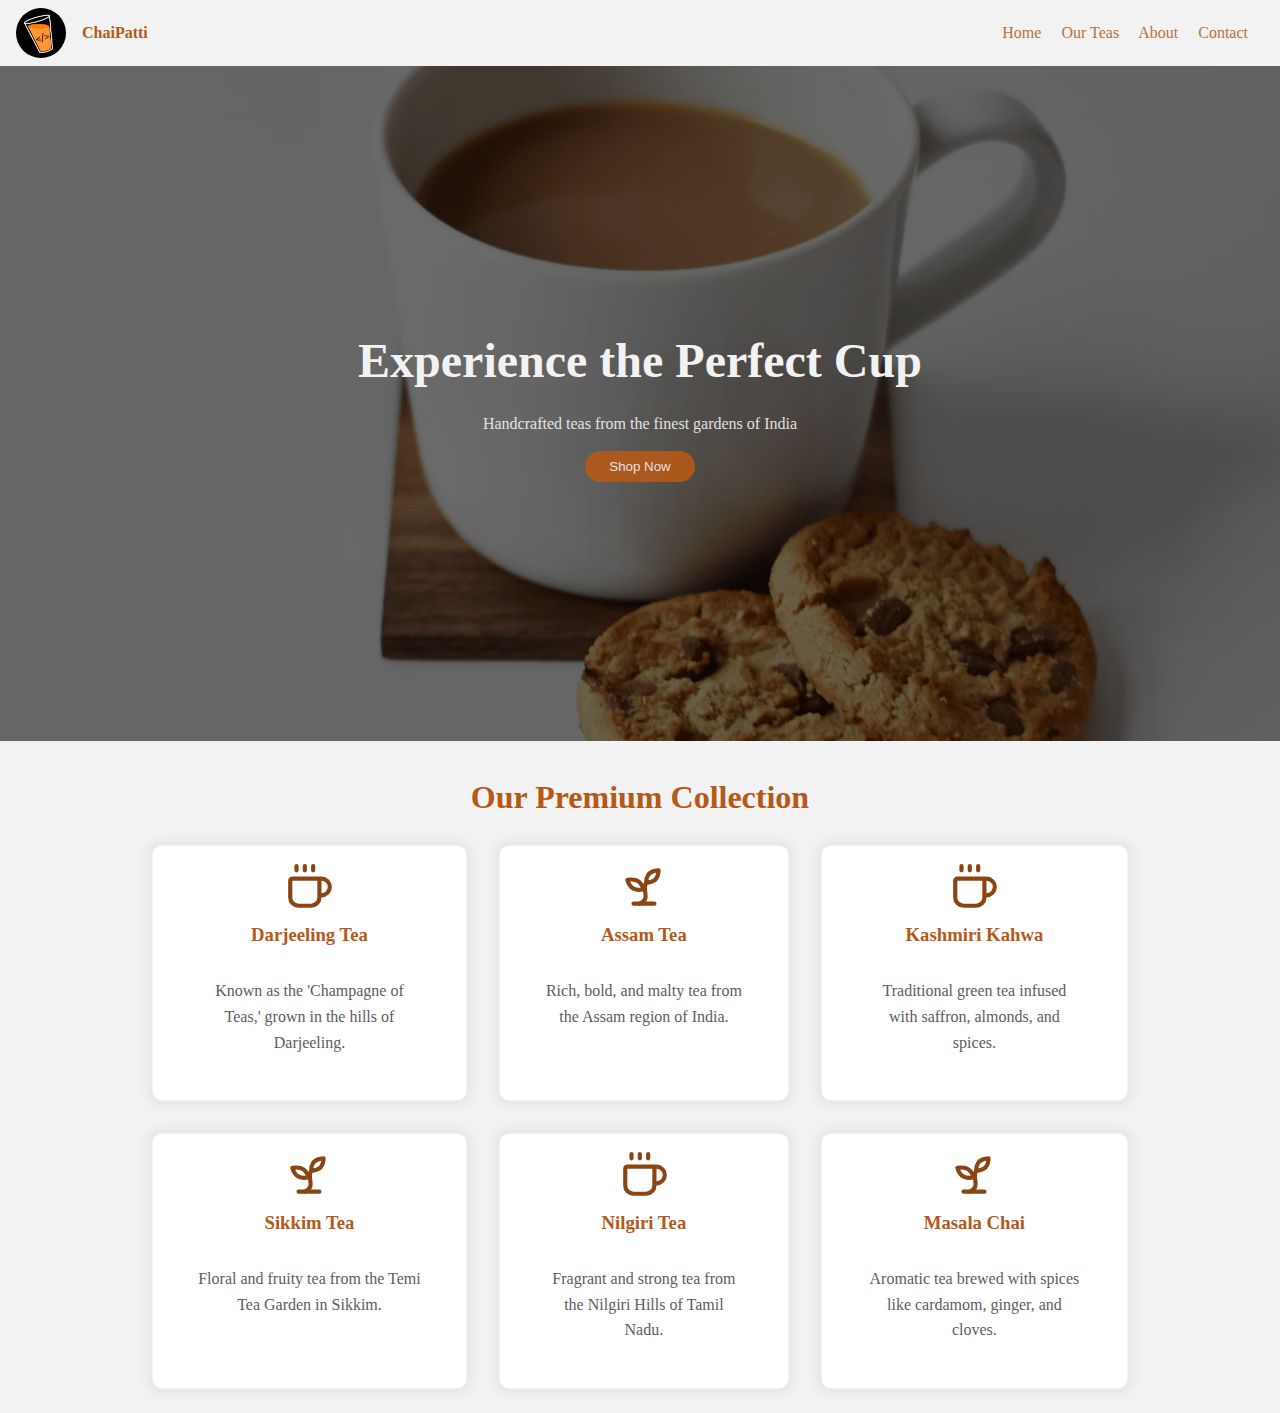
<file: landing-page-2/index.html>
<!DOCTYPE html>
<html lang="en">
  <head>
    <meta charset="UTF-8" />
    <meta name="viewport" content="width=device-width, initial-scale=1.0" />
    <link rel="icon" type="image/x-icon" href="./assets/favicon.ico" />
    <title>ChaiPatti - Premium Tea Store</title>
    <link rel="stylesheet" href="challenge.css">
    <!-- <link rel="stylesheet" href="solution.css" /> -->
  </head>
  <body>
    <header class="header">
      <div class="logo">
        <img
          src="./assets/chaicodelogo.png"
          alt="ChaiCode Logo"
          height="50px"
          width="50px"
        />
        ChaiPatti
      </div>
      <nav class="nav-menu">
        <a href="#home">Home</a>
        <a href="#teas">Our Teas</a>
        <a href="#about">About</a>
        <a href="#contact">Contact</a>
      </nav>
    </header>

    <section class="hero">
      <div class="hero-text">
        <h1>Experience the Perfect Cup</h1>
        <p>Handcrafted teas from the finest gardens of India</p>
        <button class="shop-button">Shop Now</button>
      </div>
    </section>

    <section class="tea-collection">
      <h2>Our Premium Collection</h2>
      <div class="tea-cards">
        <div class="tea-card">
          <img src="./assets/tea.svg" height="50" width="50" />
          <h3>Darjeeling Tea</h3>
          <p>
            Known as the 'Champagne of Teas,' grown in the hills of Darjeeling.
          </p>
        </div>
        <div class="tea-card">
          <img src="./assets/tea-leaf.svg" height="50" width="50" />
          <h3>Assam Tea</h3>
          <p>Rich, bold, and malty tea from the Assam region of India.</p>
        </div>
        <div class="tea-card">
          <img src="./assets/tea.svg" height="50" width="50" />
          <h3>Kashmiri Kahwa</h3>
          <p>
            Traditional green tea infused with saffron, almonds, and spices.
          </p>
        </div>
        <div class="tea-card">
          <img src="./assets/tea-leaf.svg" height="50" width="50" />
          <h3>Sikkim Tea</h3>
          <p>Floral and fruity tea from the Temi Tea Garden in Sikkim.</p>
        </div>
        <div class="tea-card">
          <img src="./assets/tea.svg" height="50" width="50" />
          <h3>Nilgiri Tea</h3>
          <p>Fragrant and strong tea from the Nilgiri Hills of Tamil Nadu.</p>
        </div>
        <div class="tea-card">
          <img src="./assets/tea-leaf.svg" height="50" width="50" />
          <h3>Masala Chai</h3>
          <p>
            Aromatic tea brewed with spices like cardamom, ginger, and cloves.
          </p>
        </div>
      </div>
    </section>
  </body>
</html>
</file>
<file: gym-pricing-list/challenge.css>
* {
  margin: 0;
  padding: 0;
  box-sizing: border-box;
}

:root {
  --primary: hsl(0, 0%, 10%);
  --secondary-one: hsla(0, 0%, 20%, 0.288);
  --secondary-two: hsla(0, 100%, 71%, 0.124);
  --secondary-three: hsla(48, 100%, 62%, 0.124);
  --accent-one: hsl(0, 100%, 71%);
  --accent-two: hsl(48, 100%, 62%);
  --text-primary: hsl(0,0%,95%);
  --text-secondary: hsl(0,0%,85%);
  --text-muted: hsla(0, 0%, 85%, 0.6);
  --text-dull: hsla(0, 0%, 85%, 0.4);
}

body {
  font-family: Arial, sans-serif;
  line-height: 1.6;
  background-color: var(--primary);
}

.container {
  padding: 0.5rem 1rem;
  height: 100vh;
  width: 85%;
  margin: 0 auto;
  background-color: var(--primary);
}

.header {
  display: flex;
  flex-direction: column;
  gap: 0.5rem;
  justify-content: start;
  align-items: center;
  height: 24vh;
}

h1 {
  color: var(--accent-one);
}

.subtitle {
  color: var(--text-muted);
}

.pricing-container {
  margin-top: 1rem;
  display: flex;
  height: 72vh;
  padding: 0.5rem;
  justify-content: center;
  gap: 2rem;
}

.pricing-card {
  position: relative;
  width: 25%;
  height: 100%;
  border-radius: 10px;
  padding: 1.5rem 1rem;
  display: flex;
  flex-direction: column;
  justify-content: space-around;
  align-items: center;
  background-color: var(--secondary-one);
  border: 1px solid hsla(0, 0%, 71%, 0.185);
  cursor: pointer;
}

.pricing-card:hover {
  box-shadow: 0 0 10px 4px hsla(0, 0%, 71%, 0.479);
  transition: all 0.2s linear;
}

.card-header {
  display: flex;
  flex-direction: column;
  align-items: center;
  color: var(--text-primary);
  gap: 0.75rem;
  font-size: 1.25rem;
}

.icon {
  font-size: 1.75rem;
}

.popular-tag {
  position: absolute;
  padding: 0.5rem 1rem;
  font-size: 0.75rem;
  font-weight: bold;
  border-radius: 9999px;
  background-color: var(--accent-two);
  top:0;
  left: 50%;
  transform: translate(-50%,-50%);
}

.price-block {
  position: relative;
  width: 85%;
  text-align: center;
}

.price-block::before{
  border-radius: 10px;
  position: absolute;
  inset: 0;
  content: "";
  background-color: hsla(0,0%,90%,0.1);
  z-index: 1;
}

.price {
  position: relative;
  font-size: 2rem;
  font-weight: bold;
  color: var(--accent-one);
  z-index: 2;
}

.period {
  position: relative;
  color: var(--text-muted);
  text-transform: uppercase;
  font-weight: bold;
  z-index: 2;
}

.features {
  display: flex;
  flex-direction: column;
  gap: 0.75rem;
  width: 95%;

}

.features li {
  list-style-type: none;
  color: var(--text-secondary);
}

.features li.disabled {
  color: var(--text-dull);
}

.join-btn {
  margin-top: 1.2rem;
  border: 2px solid var(--accent-one);
  color: var(--accent-one);
  width: 75%;
  padding: 0.5rem 1rem;
  border-radius: 10px;
  cursor: pointer;
  background-color: transparent;
  font-weight: bold;
}

.join-btn:hover {
  box-shadow: 0 0 8px 2px hsla(0, 0%, 71%, 0.479);
  transition: all 0.2s linear;
}

.warrior {
  background-color: var(--secondary-two);
  border: 1px solid var(--accent-one);
}

.warrior:hover {
  box-shadow: 0 0 10px 4px var(--accent-one);
  transition: all 0.2s linear;
}

.warrior .join-btn:hover{
  box-shadow: 0 0 8px 2px var(--accent-one);
  transition: all 0.2s linear;
}

.champion {
  background-color: var(--secondary-three);
  border: 1px solid var(--accent-two);
}

.champion:hover {
  box-shadow: 0 0 10px 4px var(--accent-two);
  transition: all 0.2s linear;
}

.champion .price {
  color: var(--accent-two);
}

.champion .join-btn {
  border: 2px solid var(--accent-two);
  color: var(--accent-two);
}

.champion .join-btn:hover {
  box-shadow: 0 0 8px 2px var(--accent-two);
  transition: all 0.2s linear;
}
</file>
<file: hero-section-1/styles.css>
* {
  margin: 0;
  padding: 0;
  box-sizing: border-box;
  font-family: -apple-system, BlinkMacSystemFont, 'Segoe UI', Roboto, Oxygen, Ubuntu, Cantarell, sans-serif;
}

:root{
  --background: linear-gradient(180deg,hsl(242, 82%, 9%) 0%, hsl(257, 88%, 3%) 100%);
  --primary: hsla(242, 80%, 40%, 0.438);
  --secondary: hsla(242, 81%, 39%, 0.788);
  --accent: linear-gradient(111deg,hsl(229, 100%, 61%) 0%, hsl(256, 85%, 65%) 95%);
  --text: hsl(0, 0%, 90%);
  --text-muted: hsla(0, 0%, 90%,0.6);
  --heading: 500 2.5rem/1.25 -apple-system, BlinkMacSystemFont, 'Segoe UI', Roboto, Oxygen, Ubuntu, Cantarell, sans-serif;
  --info: 0.75rem/1.75 -apple-system, BlinkMacSystemFont, 'Segoe UI', Roboto, Oxygen, Ubuntu, Cantarell, sans-serif;
}

body {
  line-height: 1.6;
  height: 100vh;
  background-image: var(--background);
  display: flex;
  justify-content: center;
  align-items: center;
}

.hero {
  width: 45%;
  text-align: center;
  overflow-wrap: break-word;
  margin: 2rem auto;
  display: flex;
  flex-direction: column;
  justify-content: center;
  align-items: center;
  gap: 1rem;
}

.announcement {
  width: 100%;
  text-align: center;
  display: flex;
  justify-content: center;
}

.announcement-link {
  opacity: 0.8;
  padding: 0.25rem 0.5rem;
  background-color: var(--primary);
  border-radius: 25px;
  text-decoration: none;
  color: var(--text);
  display: flex;
  width: 38%;
  justify-content: space-evenly;
  flex-wrap: wrap;
  align-items: center;
}

.announcement-link:hover {
  opacity: 1;
}

.announcement-text {
  margin-right: 0.25rem;
  font: var(--info);
}

.announcement-button {
  padding: 0.15rem 0.3rem;
  background-color: var(--secondary);
  border-radius: 20px;
  width: 20%;
  font: var(--info);
}

.announcement-button svg {
  transform: translateY(14%);
}

.hero-content {
  display: flex;
  flex-direction: column;
  justify-content: center;
  align-items: center;
  gap: 1.5rem;
}

.hero-title {
  color: var(--text);
  font: var(--heading);
}

.hero-description {
  color: var(--text-muted);
  font: var(--info);
  width: 70%;
}

.cta-button {
  text-decoration: none;
  color: var(--text);
  background-image: var(--accent);
  padding: 0.5rem 1rem;
  border-radius: 25px;
}

.cta-button svg {
  transform: translateY(15%);
}

.cta-button:hover {
  box-shadow: 0 0 7px hsl(229, 100%, 61%);
}

@media screen and (max-width: 824px) {
  .hero {
    padding: 0.5rem;
    width: 80%;
  }

  .announcement-link {
    font-size: 0.75rem;
    width: 50%;
  }

  .hero-title{
    font: 500 2.2rem/1.4 -apple-system, BlinkMacSystemFont, 'Segoe UI', Roboto, Oxygen, Ubuntu, Cantarell, sans-serif;
  }

  .hero-content {
    padding: 0 1rem;
  }

  .hero-description{
    width: 85%;
  }
}

@media screen and (max-width: 574px) {
  .hero{
    width: 90%;
  }

  .announcement-link {
    width: 65%;
  }
  
  .hero-title{
    font: 500 1.5rem/1.5 -apple-system, BlinkMacSystemFont, 'Segoe UI', Roboto, Oxygen, Ubuntu, Cantarell, sans-serif;
  }

  .hero-content{
    padding: 0;
  }

  .hero-description{
    width: 100%;
  }
}
</file>
<file: hero-section-2/styles.css>
*{
  margin: 0;
  padding: 0;
  box-sizing: border-box;
  font-family: "Montserrat", sans-serif;
}

:root[data-theme='light'] {
  --title: hsl(215, 28%, 17%);
  --bg: hsl(221,39%,89%);
  --text: hsl(221, 39%, 11%);
  --text-muted: hsla(221, 39%, 11%, 0.877);
  --border: #9ca3af;
}

:root[data-theme='dark']{
  --title: hsl(215, 28%, 83%);
  --bg: hsl(221, 39%, 11%);
  --text: hsl(221,39%,89%);
  --text-muted: hsla(221, 39%, 89%, 0.877);
  --border: #374151;
}

:root {
  --accent: #3b82f6;
  --accent-hover: #2563eb;
  --heading: bold 2rem/1.2 "Montserrat", sans-serif;
  --info: bold 1rem/1.5 "Montserrat", sans-serif;
}

body {
  text-align: right;
  height: 94vh;
  overflow: hidden;
  padding: 0.5rem;
  background-color: var(--bg);
}

.hero {
  height: 100%;
  display: flex;
  justify-content: center;
  align-items: center;
}

.hero-grid {
  width: 100%;
  max-width: 20rem;
  height: 100%;
  margin: 0 0.5rem;
  display: flex;
  flex-direction: column-reverse;
  align-items: center;
}

.content-col {
  display: flex;
  flex-direction: column;
  justify-content: space-around;
  width: 100%;
  text-align: left;
  height: 100%;
}

.content-col h1 {
  font: var(--heading);
  color: var(--text);
}

.content-col p {
  font: var(--info);
  color: var(--text);
}

.cta-group {
  width: 100%;
  display: flex;
  flex-direction: column;
  align-items:start;
  gap: 1rem;
}

.sr-only {
  display: none;
}

.input-wrapper {
  width: 80%;
}

input[type='text'] {
  padding: 0.25rem 0.5rem;
  font-size: 1rem;
  font-weight: 500;
  border-radius: 5px;
  border: 1px solid var(--border);
  outline: none;
  flex-grow: 1;
  width: 100%;
}

input[type='text']:hover {
  outline: none;
}

.demo-button {
  width: 50%;
  border-radius: 7px;
  padding: 0.5rem 0.25rem;
}

.demo-button:hover {
}

button {
  background-color: var(--accent);
  padding: 0.5rem 1rem;
  border-radius: 15px;
  cursor: pointer;
  border: none;
  color: #fff;
}

button:hover {
  background-color: var(--accent-hover);
}

.brands-section {
}

.trusted-by {
  font: var(--info);
  color: var(--text-muted);
}

.brand-logos {
  display: flex;
  gap: 1.5rem;
  padding-top: 0.5rem;
}

.brand-logo {
  width: 20%;
  height: auto;
  color: var(--text);
}

.image-col {
  width: 100%;
  text-align: center;
}

.hero-image {
  width: 100%;
  height: auto;
  border-radius: 10px;
  object-fit: cover;
}

.dark-mode-toggle {
  margin-bottom: 1rem;
}

@media (min-width: 768px) {
  .hero-grid {
    max-width: 95vw;
    flex-direction: row;
    justify-content: center;
    height: 50%;
    gap: 0.75rem;
  }
  
  .content-col{
    flex-grow: 1;
    justify-content: space-between;
    max-width: 35vw;
  }
  
  .content-col h1{
    font-size: 2.35rem;
  }
  
  .content-col p{
    font-size: 0.8rem;
  }

  .image-col{
    width: auto;
    height: 100%;
  }

  .hero-image{
    height: 100%;
  }

  .cta-group {
    flex-direction: row;
  }

  .demo-button {
    width: 40%;
    /* flex-grow: 1; */
    font-size: 0.8rem;
  }

  .input-wrapper {
    width: 60%;
  }

  input[type='text'] {
  }
}

@media (min-width: 1024px) {
  .hero {
  }

  .hero-grid {
  }

  .content-col{
    max-width: 31vw;
  }

  .content-col h1 {
    font-size: 3rem;
  }
  
  .content-col p{
    font-size: 1rem;
  }

  .demo-button {
    width: 40%;
    flex-grow: 1;
    font-size: 0.8rem;
  }

  .cta-group {
  }

  .brands-section {
  }

  .image-col {
  }
}

/* @media (min-width: 1280px) {
  .hero-grid {
    gap: 3rem;
  }
} */

/*
.dark-mode-toggle:hover {
}

body.dark {
}

.dark-mode-toggle {
}

.dark-mode-toggle:hover {
}

input[type='text'].dark {
}

input[type='text']::placeholder {
} */
</file>
<file: landing-page-2/challenge.css>
* {
  margin: 0;
  padding: 0;
  box-sizing: border-box;
}

:root{
  --primary: hsl(0,0%,95%);
  --accent: hsl(25, 76%, 40%);
  --banner-heading: bold 3rem/1.5 "Georgia", serif;
  --hero-heading: bold 2rem/1.5 "Georgia", serif;
}

body {
  font-family: "Georgia", serif;
  line-height: 1.6;
  color: #333;
  background-color: var(--primary);
}

.header {
  display: flex;
  padding: 0.5rem 1rem;
  justify-content: space-between;
  align-items: center;
  background-color: var(--primary);
}

.logo {
  display: flex;
  gap: 1rem;
  align-items: center;
  font-weight: bold;
  color: var(--accent);
  cursor: pointer;
}

.logo img {
  border-radius: 50%;
}

.nav-menu a {
  margin-right: 1rem;
  text-decoration: none;
  color: var(--accent);
  opacity: 0.85;
}

.nav-menu a:hover {
  opacity: 1;
}

.hero {
  position: relative;
  background-image: url('./assets/chaipatti.png');
  background-position: 0% 50%;
  background-repeat: no-repeat;
  background-size:auto;
  height: 75vh;
}

.hero::before{
  content: "";
  position: absolute;
  inset: 0;
  background-color: #00000094;
  z-index: 1;
}

.hero-text{
  position: relative;
  height: 100%;
  display: flex;
  flex-direction: column;
  justify-content: center;
  gap: 1rem;
  align-items: center;
  padding: 0.5rem;
  z-index: 2;
}

.hero-text h1 {
  font: var(--banner-heading);
  color: var(--primary);
}

.hero-text p {
  font: 1rem/1.4 "Georgia", serif;
  color: var(--primary);
  opacity: 0.9;
}

.shop-button {
  padding: 0.5rem 1.5rem;
  border-radius: 9999px;
  background-color: var(--accent);
  color: var(--primary);
  border: none;
  opacity: 0.9;
  cursor: pointer;
}

.shop-button:hover {
  opacity: 1;
}

.tea-collection {
  margin-top: 2rem;
  background-color: var(--primary);
}

.tea-collection h2 {
  text-align: center;
  font: var(--hero-heading);
  color: var(--accent);
}

.tea-cards {
  padding: 1.5rem;
  width: 80%;
  margin: 0 auto;
  display: grid;
  gap: 2rem;
  grid-auto-rows: minmax(200px,auto);
  grid-template-columns: repeat(3,auto);
}

.tea-card {
  padding: 1rem;
  text-align: center;
  background-color: #fff;
  border: 1px solid var(--primary);
  border-radius: 10px;
  box-shadow: 0 0 10px 4px #d6d3d36c;
}

.tea-card h3 {
  color: var(--accent);
}

.tea-card p {
  padding: 1.8rem;
  opacity: 0.8;
}
</file>
